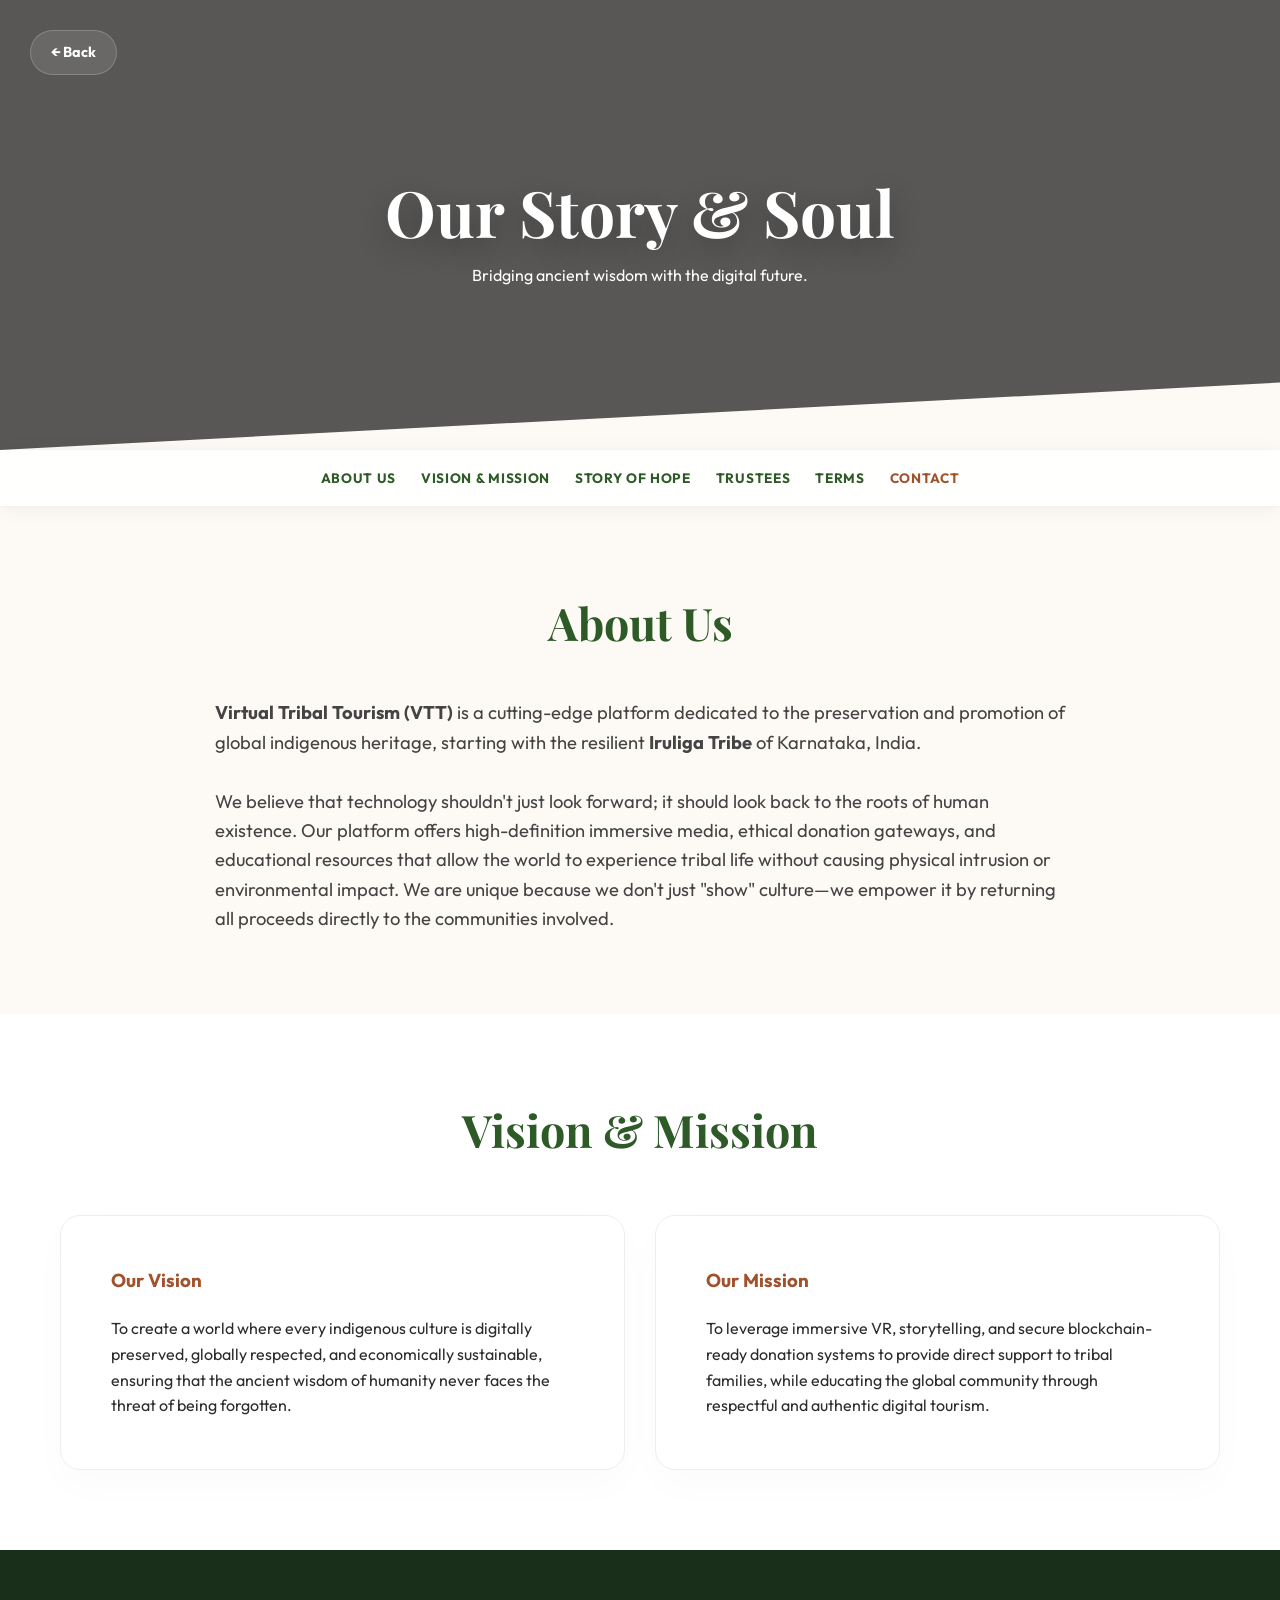
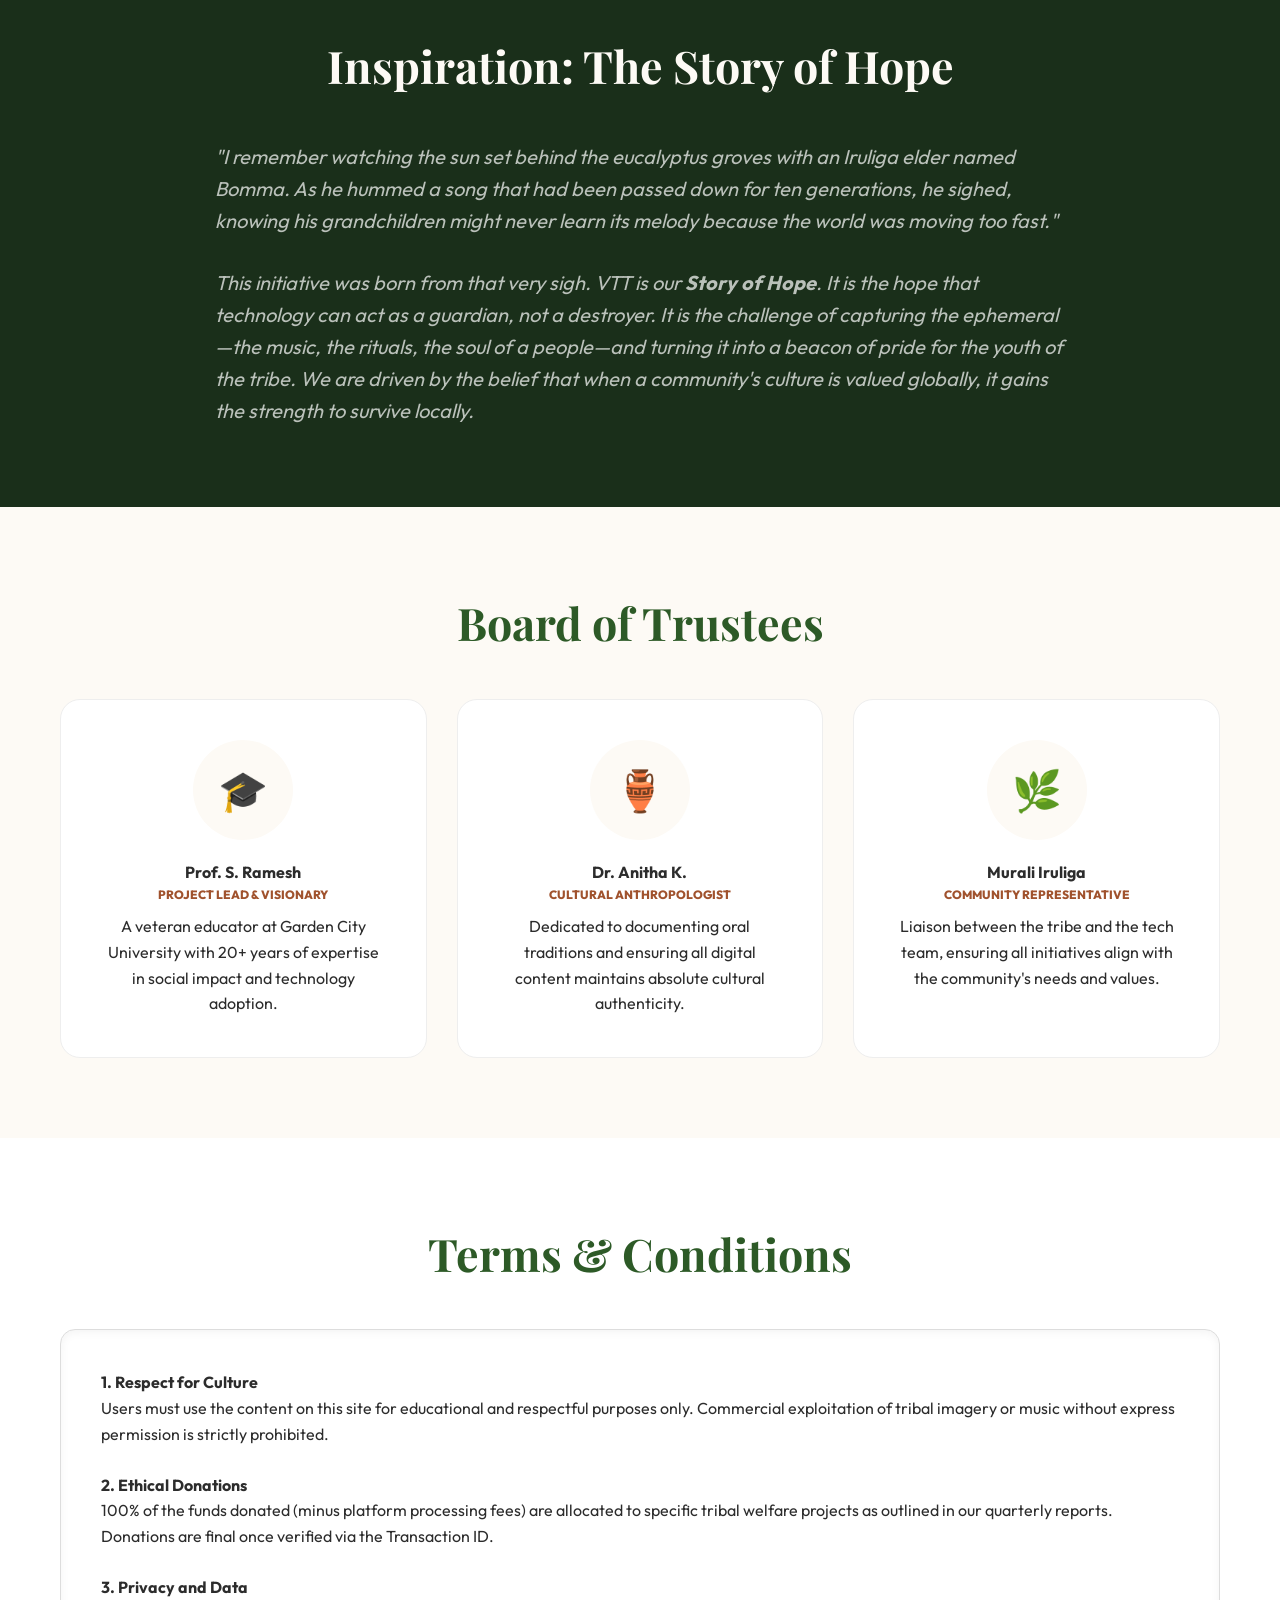
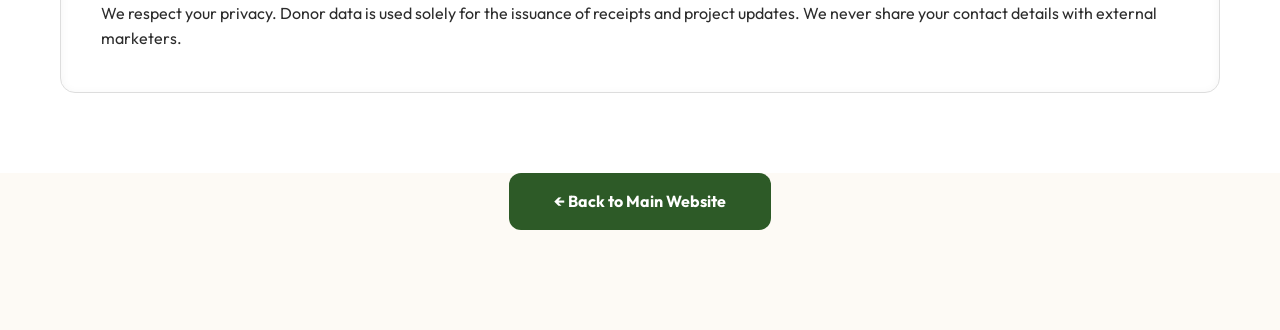
<file: about.html>
<!DOCTYPE html>
<html lang="en">
<head>
    <meta charset="UTF-8">
    <meta name="viewport" content="width=device-width, initial-scale=1.0">
    <title>About Us | Virtual Tribal Tourism</title>
    <meta http-equiv="Cache-Control" content="no-cache, no-store, must-revalidate">
    <meta http-equiv="Pragma" content="no-cache">
    <meta http-equiv="Expires" content="0">
    
    <!-- Google Fonts -->
    <link href="https://fonts.googleapis.com/css2?family=Outfit:wght@400;600;800&family=Playfair+Display:ital,wght@0,700;1,700&display=swap" rel="stylesheet">
    
    <!-- External CSS -->
    <link rel="stylesheet" href="about_style.css">
</head>
<body>

    <!-- Hero Header -->
    <header class="about-hero">
        <a href="index.html" class="top-back-btn">← Back</a>
        <div class="container">
            <h1>Our Story & Soul</h1>
            <p>Bridging ancient wisdom with the digital future.</p>
        </div>
    </header>

    <!-- Sub Navigation -->
    <nav class="about-nav">
        <div class="container">
            <ul>
                <li><a href="#about">About Us</a></li>
                <li><a href="#vision">Vision & Mission</a></li>
                <li><a href="#hope">Story of Hope</a></li>
                <li><a href="#trustees">Trustees</a></li>
                <li><a href="#terms">Terms</a></li>
                <li><a href="contact.html" class="nav-contact">Contact</a></li>
            </ul>
        </div>
    </nav>

    <!-- 1. About Us -->
    <section id="about">
        <div class="container">
            <h2 class="section-title">About Us</h2>
            <div class="section-content text-center">
                <p><strong>Virtual Tribal Tourism (VTT)</strong> is a cutting-edge platform dedicated to the preservation and promotion of global indigenous heritage, starting with the resilient <strong>Iruliga Tribe</strong> of Karnataka, India.</p>
                <br>
                <p>We believe that technology shouldn't just look forward; it should look back to the roots of human existence. Our platform offers high-definition immersive media, ethical donation gateways, and educational resources that allow the world to experience tribal life without causing physical intrusion or environmental impact. We are unique because we don't just "show" culture—we empower it by returning all proceeds directly to the communities involved.</p>
            </div>
        </div>
    </section>

    <!-- 2. Vision and Mission -->
    <section id="vision" class="bg-white">
        <div class="container">
            <h2 class="section-title">Vision & Mission</h2>
            <div class="vm-grid">
                <div class="vm-card">
                    <h3>Our Vision</h3>
                    <p>To create a world where every indigenous culture is digitally preserved, globally respected, and economically sustainable, ensuring that the ancient wisdom of humanity never faces the threat of being forgotten.</p>
                </div>
                <div class="vm-card">
                    <h3>Our Mission</h3>
                    <p>To leverage immersive VR, storytelling, and secure blockchain-ready donation systems to provide direct support to tribal families, while educating the global community through respectful and authentic digital tourism.</p>
                </div>
            </div>
        </div>
    </section>

    <!-- 3. Inspiration – The Story of Hope -->
    <section id="hope" class="story-section">
        <div class="container">
            <h2 class="section-title">Inspiration: The Story of Hope</h2>
            <div class="section-content">
                <p>"I remember watching the sun set behind the eucalyptus groves with an Iruliga elder named Bomma. As he hummed a song that had been passed down for ten generations, he sighed, knowing his grandchildren might never learn its melody because the world was moving too fast."</p>
                <br>
                <p>This initiative was born from that very sigh. VTT is our <strong>Story of Hope</strong>. It is the hope that technology can act as a guardian, not a destroyer. It is the challenge of capturing the ephemeral—the music, the rituals, the soul of a people—and turning it into a beacon of pride for the youth of the tribe. We are driven by the belief that when a community's culture is valued globally, it gains the strength to survive locally.</p>
            </div>
        </div>
    </section>

    <!-- 4. Board of Trustees -->
    <section id="trustees">
        <div class="container">
            <h2 class="section-title">Board of Trustees</h2>
            <div class="trustees-grid">
                <!-- Member 1 -->
                <div class="trustee-card">
                    <div class="trustee-img">🎓</div>
                    <h4>Prof. S. Ramesh</h4>
                    <div class="trustee-role">Project Lead & Visionary</div>
                    <p>A veteran educator at Garden City University with 20+ years of expertise in social impact and technology adoption.</p>
                </div>
                <!-- Member 2 -->
                <div class="trustee-card">
                    <div class="trustee-img">🏺</div>
                    <h4>Dr. Anitha K.</h4>
                    <div class="trustee-role">Cultural Anthropologist</div>
                    <p>Dedicated to documenting oral traditions and ensuring all digital content maintains absolute cultural authenticity.</p>
                </div>
                <!-- Member 3 -->
                <div class="trustee-card">
                    <div class="trustee-img">🌿</div>
                    <h4>Murali Iruliga</h4>
                    <div class="trustee-role">Community Representative</div>
                    <p>Liaison between the tribe and the tech team, ensuring all initiatives align with the community's needs and values.</p>
                </div>
            </div>
        </div>
    </section>

    <!-- 5. Terms and Conditions -->
    <section id="terms" class="bg-white">
        <div class="container">
            <h2 class="section-title">Terms & Conditions</h2>
            <div class="terms-box">
                <h4>1. Respect for Culture</h4>
                <p>Users must use the content on this site for educational and respectful purposes only. Commercial exploitation of tribal imagery or music without express permission is strictly prohibited.</p>
                <br>
                <h4>2. Ethical Donations</h4>
                <p>100% of the funds donated (minus platform processing fees) are allocated to specific tribal welfare projects as outlined in our quarterly reports. Donations are final once verified via the Transaction ID.</p>
                <br>
                <h4>3. Privacy and Data</h4>
                <p>We respect your privacy. Donor data is used solely for the issuance of receipts and project updates. We never share your contact details with external marketers.</p>
            </div>
        </div>
    </section>

    <!-- Footer Action -->
    <div class="back-home">
        <a href="index.html" class="back-btn">← Back to Main Website</a>
    </div>

    <!-- Smooth Scroll Link -->
    <script>
        document.querySelectorAll('a[href^="#"]').forEach(anchor => {
            anchor.addEventListener('click', function (e) {
                e.preventDefault();
                document.querySelector(this.getAttribute('href')).scrollIntoView({
                    behavior: 'smooth'
                });
            });
        });
    </script>
</body>
</html>
</file>
<file: about_style.css>
/* 
    About Page Styling - Synced with Main Theme
*/

:root {
    --primary-green: #2d5a27;
    --secondary-brown: #5d4037;
    --clay-accent: #a0522d;
    --earth-sand: #fdfaf5;
    --deep-forest: #1a2f1a;
    --glass-bg: rgba(255, 255, 255, 0.08);
    --glass-border: rgba(255, 255, 255, 0.15);
    --glass-effect: blur(16px) saturate(200%);
    --text-dark: #2c2c2c;
    --text-light: #ffffff;
    --transition-smooth: all 0.6s cubic-bezier(0.23, 1, 0.32, 1);
}

* {
    margin: 0;
    padding: 0;
    box-sizing: border-box;
}

body {
    font-family: 'Outfit', sans-serif;
    color: var(--text-dark);
    background-color: var(--earth-sand);
    line-height: 1.6;
}

.container {
    max-width: 1200px;
    margin: 0 auto;
    padding: 0 20px;
}

/* --- Hero Section (Synced with index.html) --- */
.about-hero {
    position: relative;
    background: linear-gradient(rgba(0,0,0,0.65), rgba(0,0,0,0.65)), url('https://images.unsplash.com/photo-1518709268805-4e9042af9f23?auto=format&fit=crop&q=80&w=1600');
    background-size: cover;
    background-position: center;
    height: 50vh;
    display: flex;
    align-items: center;
    justify-content: center;
    text-align: center;
    color: var(--text-light);
    clip-path: polygon(0 0, 100% 0, 100% 85%, 0% 100%);
}

.top-back-btn {
    position: absolute;
    top: 30px;
    left: 30px;
    background: rgba(255, 255, 255, 0.1);
    color: white;
    text-decoration: none;
    padding: 10px 20px;
    border-radius: 50px;
    font-weight: 700;
    font-size: 0.9rem;
    -webkit-backdrop-filter: blur(10px);
    backdrop-filter: blur(10px);
    border: 1px solid rgba(255, 255, 255, 0.2);
    transition: var(--transition-smooth);
    z-index: 10;
}

.top-back-btn:hover {
    background: white;
    color: var(--primary-green);
    transform: translateX(-5px);
}

.about-hero h1 {
    font-family: 'Playfair Display', serif;
    font-size: clamp(2.5rem, 8vw, 4rem);
    text-shadow: 0 10px 30px rgba(0,0,0,0.3);
}

/* --- Sub Navigation (Synced with Admin / Main style) --- */
.about-nav {
    background: rgba(255, 255, 255, 0.9);
    -webkit-backdrop-filter: blur(10px);
    backdrop-filter: blur(10px);
    padding: 15px 0;
    position: sticky;
    top: 0;
    z-index: 1000;
    box-shadow: 0 2px 20px rgba(0,0,0,0.05);
    border-bottom: 1px solid rgba(0,0,0,0.05);
}

.about-nav ul {
    display: flex;
    justify-content: center;
    gap: 25px;
    list-style: none;
    flex-wrap: wrap;
}

.about-nav a {
    text-decoration: none;
    color: var(--primary-green);
    font-weight: 700;
    font-size: 0.85rem;
    text-transform: uppercase;
    letter-spacing: 0.05em;
    transition: var(--transition-smooth);
}

.about-nav a:hover {
    color: var(--clay-accent);
}

.nav-contact {
    color: var(--clay-accent) !important;
}

/* --- Sections --- */
section {
    padding: 80px 0;
}

.section-title {
    font-family: 'Playfair Display', serif;
    font-size: 2.8rem;
    color: var(--primary-green);
    margin-bottom: 40px;
    text-align: center;
}

.section-content {
    max-width: 850px;
    margin: 0 auto;
    font-size: 1.15rem;
    color: #444;
}

.bg-white {
    background: #ffffff !important;
}

/* --- Vision & Mission --- */
.vm-grid {
    display: grid;
    grid-template-columns: repeat(auto-fit, minmax(350px, 1fr));
    gap: 30px;
    margin-top: 50px;
}

.vm-card {
    background: white;
    padding: 50px;
    border-radius: 20px;
    border: 1px solid #eee;
    box-shadow: 0 15px 40px rgba(0,0,0,0.02);
    transition: var(--transition-smooth);
}

.vm-card:hover {
    transform: translateY(-5px);
    box-shadow: 0 20px 50px rgba(0,0,0,0.05);
}

.vm-card h3 {
    color: var(--clay-accent);
    margin-bottom: 20px;
}

/* --- Hope Section --- */
.story-section {
    background: var(--deep-forest);
    color: var(--text-light);
    position: relative;
    overflow: hidden;
}

.story-section .section-title {
    color: var(--earth-sand);
}

.story-section p {
    color: rgba(255,255,255,0.7);
    font-size: 1.25rem;
    font-style: italic;
    font-family: 'Outfit', sans-serif;
}

/* --- Trustees --- */
.trustees-grid {
    display: grid;
    grid-template-columns: repeat(auto-fit, minmax(280px, 1fr));
    gap: 30px;
}

.trustee-card {
    background: white;
    padding: 40px;
    border-radius: 20px;
    text-align: center;
    border: 1px solid #eee;
}

.trustee-img {
    width: 100px;
    height: 100px;
    background: var(--earth-sand);
    border-radius: 50%;
    margin: 0 auto 20px;
    display: flex;
    align-items: center;
    justify-content: center;
    font-size: 2.5rem;
}

.trustee-role {
    color: var(--clay-accent);
    font-weight: 800;
    font-size: 0.75rem;
    text-transform: uppercase;
    margin-bottom: 10px;
}

/* --- Terms Box --- */
.terms-box {
    background: white;
    padding: 40px;
    border-radius: 15px;
    border: 1px solid #ddd;
    box-shadow: inset 0 2px 10px rgba(0,0,0,0.05);
}

/* --- Footer Link --- */
.back-home {
    text-align: center;
    padding-bottom: 100px;
}

.back-btn {
    display: inline-block;
    padding: 16px 45px;
    background: var(--primary-green);
    color: white;
    text-decoration: none;
    border-radius: 12px;
    font-weight: 700;
    transition: var(--transition-smooth);
}

.back-btn:hover {
    background: var(--deep-forest);
    transform: scale(1.05);
}

/* --- Mobile --- */
@media (max-width: 768px) {
    .section-title { font-size: 2rem; }
    .vm-grid { grid-template-columns: 1fr; }

    .about-hero {
        clip-path: none;
        height: 40vh;
    }

    .about-nav ul {
        gap: 12px;
        padding: 0 10px;
    }

    .top-back-btn {
        top: 12px;
        left: 12px;
    }
}

@media (max-width: 480px) {
    .about-hero {
        height: 35vh;
    }

    .section-title {
        font-size: 1.7rem;
        padding: 0 5px;
    }

    section {
        padding: 50px 0;
    }

    .vm-card, .trustee-card {
        padding: 28px 18px;
    }

    .trustees-grid {
        grid-template-columns: 1fr;
    }

    .about-nav a {
        font-size: 0.75rem;
    }

    .about-nav ul {
        gap: 8px;
    }

    .terms-box {
        padding: 22px 15px;
    }

    .top-back-btn {
        font-size: 0.8rem;
        padding: 7px 14px;
    }
}
</file>
